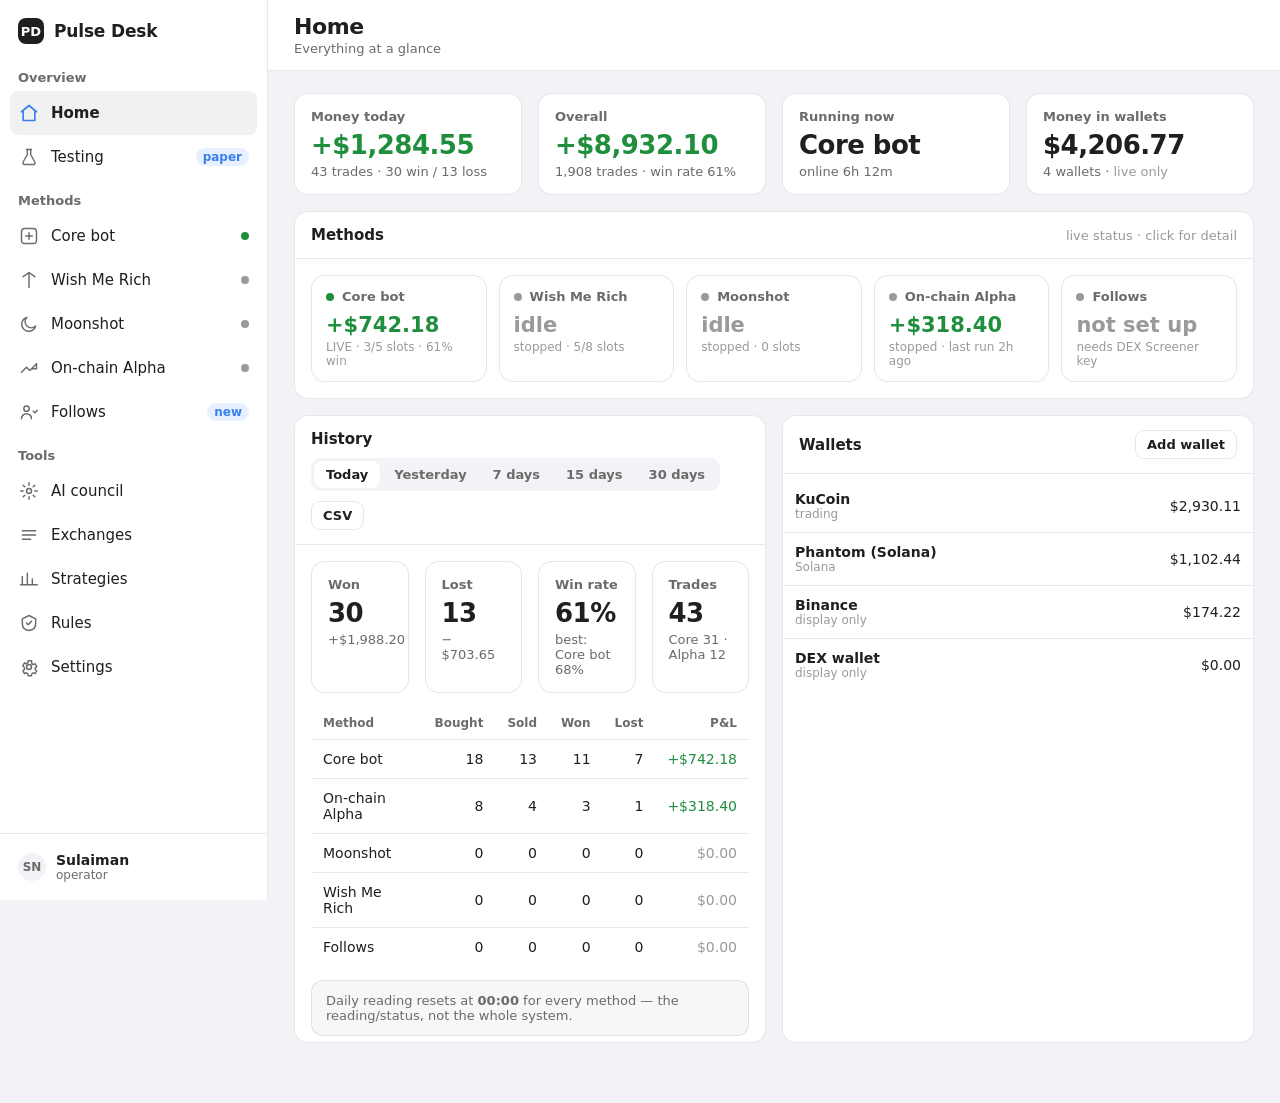
<file: index.html>
<!DOCTYPE html>
<html lang="en">
<head>
<meta charset="utf-8">
<meta name="viewport" content="width=device-width, initial-scale=1">
<title>Pulse Desk — interactive demo</title>
<style>
/* ============================================================================
   Pulse Desk — interactive UI demo
   Flat source-list sidebar, grouped background, solid cards — no blur,
   glass, floating cards or drop shadows.
   v2 changes from your review:
     - removed the top-bar pills (LIVE money / Core bot running) and Sync wallet
     - removed "all five methods" wording
     - removed the AI council block from Home (it lives on its own page)
     - removed the bottom-right badge
     - paper and live numbers are never mixed
     - period buttons now really change the numbers
     - Testing: choose WHICH methods to test, with a moving timer
     - real candlestick chart + sparklines, click to enlarge
     - coin rows: sparkline, entry time/price, leave-alone / ban / buy / sell
     - ALL strategies listed, Wish / Strategies / Rules / Settings built out
   ALL DATA IS FAKE.
   ============================================================================ */
:root{
  --color-ink:#1f1f1f; --color-accent:#3880f0; --color-accent-soft:rgba(56,128,240,.12);
  --color-canvas:#ffffff; --color-grouped:#f2f2f7; --color-grouped-muted:#f7f7fa;
  --color-secondary:#6b6b6b; --color-muted:#9a9a9a; --color-border:rgba(31,31,31,.1);
  --color-danger:#e11d48; --color-danger-soft:rgba(225,29,72,.1);
  --color-warning:#ff9500; --color-warning-soft:rgba(255,149,0,.12); --color-warning-ink:#9a5b00;
  --up:#1f8f3d; --down:#e11d48;
  --font-body:system-ui,-apple-system,BlinkMacSystemFont,'Segoe UI',sans-serif;
  --font-mono:ui-monospace,SFMono-Regular,Menlo,Monaco,Consolas,monospace;
  --rail:268px;
}
*{box-sizing:border-box}
html,body{margin:0;background:var(--color-grouped);color:var(--color-ink);font-family:var(--font-body);font-size:15px;-webkit-font-smoothing:antialiased}
.shell{display:flex;min-height:100vh}
/* sidebar */
.rail{width:var(--rail);flex:0 0 var(--rail);background:var(--color-canvas);border-right:1px solid var(--color-border);display:flex;flex-direction:column;position:sticky;top:0;height:100vh}
.rail-head{display:flex;align-items:center;gap:10px;padding:18px 18px 12px}
.mark{width:26px;height:26px;border-radius:8px;background:var(--color-ink);color:#fff;display:grid;place-items:center;font-weight:700;font-size:13px}
.rail-head .name{font-size:17px;font-weight:600;letter-spacing:-.01em}
.rail-nav{flex:1;overflow:auto;padding:0 10px 10px}
.rail-section{font-size:13px;font-weight:600;color:var(--color-secondary);padding:14px 8px 6px}
.row{display:flex;align-items:center;gap:11px;min-height:44px;padding:0 8px;border-radius:8px;cursor:pointer;transition:background .12s ease}
.row .ic{width:22px;height:22px;flex:0 0 22px;display:grid;place-items:center;color:var(--color-secondary)}
.row .ic svg{width:20px;height:20px;stroke-width:1.75;fill:none;stroke:currentColor;stroke-linecap:round;stroke-linejoin:round}
.row .lbl{font-size:15px}
.row:hover{background:rgba(31,31,31,.05)}
.row:active{transform:scale(.97)}
.row.sel{background:rgba(31,31,31,.06)}
.row.sel .lbl{font-weight:600}
.row.sel .ic{color:var(--color-accent)}
.row.sel .ic svg{stroke-width:2}
.row .badge{margin-left:auto;font-size:12px;font-weight:600;padding:2px 7px;border-radius:999px;background:var(--color-accent-soft);color:var(--color-accent)}
.row .dot{margin-left:auto;width:8px;height:8px;border-radius:50%;background:var(--up)}
.row .dot.off{background:var(--color-muted)}
.row .dot.paper{background:var(--color-accent)}
.rail-foot{border-top:1px solid var(--color-border);padding:10px}
.who{display:flex;align-items:center;gap:10px;padding:8px;border-radius:8px}
.who:hover{background:rgba(31,31,31,.05)}
.avatar{width:28px;height:28px;border-radius:50%;background:var(--color-grouped);display:grid;place-items:center;font-size:12px;font-weight:600;color:var(--color-secondary)}
/* content */
.main{flex:1;min-width:0;display:flex;flex-direction:column}
.topbar{position:sticky;top:0;z-index:5;background:var(--color-canvas);border-bottom:1px solid var(--color-border);padding:14px 26px}
.topbar h1{margin:0;font-size:22px;font-weight:600;letter-spacing:-.02em}
.topbar .sub{color:var(--color-secondary);font-size:13px;margin-top:2px}
.page{padding:22px 26px 44px;display:none}
.page.on{display:block;animation:fade .18s ease}
@keyframes fade{from{opacity:0}to{opacity:1}}
/* bits */
.pill{display:inline-flex;align-items:center;gap:6px;font-size:13px;font-weight:600;padding:5px 11px;border-radius:999px;background:var(--color-grouped);color:var(--color-secondary)}
.pill.live{background:var(--color-danger-soft);color:var(--color-danger)}
.pill.paper{background:var(--color-accent-soft);color:var(--color-accent)}
.pill.ok{background:rgba(52,199,89,.14);color:var(--up)}
.pill .led{width:7px;height:7px;border-radius:50%;background:currentColor}
.btn{font:inherit;font-size:14px;font-weight:600;border-radius:10px;padding:9px 15px;border:1px solid var(--color-border);background:var(--color-canvas);color:var(--color-ink);cursor:pointer}
.btn:hover{background:var(--color-grouped-muted)}
.btn:active{transform:scale(.98)}
.btn.primary{background:var(--color-accent);border-color:var(--color-accent);color:#fff}
.btn.danger{background:var(--color-danger-soft);border-color:transparent;color:var(--color-danger)}
.btn.sm{font-size:13px;padding:6px 11px;border-radius:9px}
.btn.tiny{font-size:12px;padding:4px 8px;border-radius:8px}
.btn:disabled{opacity:.45;cursor:not-allowed}
.card{background:var(--color-canvas);border:1px solid var(--color-border);border-radius:14px}
.card .hd{display:flex;align-items:center;gap:10px;padding:14px 16px;border-bottom:1px solid var(--color-border);flex-wrap:wrap}
.card .hd h2{margin:0;font-size:15px;font-weight:600}
.card .hd .spacer{flex:1}
.card .bd{padding:16px}
.grid{display:grid;gap:16px}
.g4{grid-template-columns:repeat(4,minmax(0,1fr))}
.g3{grid-template-columns:repeat(3,minmax(0,1fr))}
.g2{grid-template-columns:repeat(2,minmax(0,1fr))}
@media (max-width:1180px){.g4{grid-template-columns:repeat(2,minmax(0,1fr))}.g2,.g3{grid-template-columns:1fr}}
.stat{background:var(--color-canvas);border:1px solid var(--color-border);border-radius:14px;padding:15px 16px}
.stat .k{font-size:13px;font-weight:600;color:var(--color-secondary)}
.stat .v{font-size:26px;font-weight:600;letter-spacing:-.02em;margin-top:6px;font-variant-numeric:tabular-nums}
.stat .d{font-size:13px;margin-top:4px;color:var(--color-secondary);font-variant-numeric:tabular-nums}
.up{color:var(--up)}.down{color:var(--down)}.muted{color:var(--color-muted)}
.squares{display:grid;grid-template-columns:repeat(5,minmax(0,1fr));gap:12px}
@media (max-width:1180px){.squares{grid-template-columns:repeat(2,minmax(0,1fr))}}
.sq{border:1px solid var(--color-border);border-radius:14px;background:var(--color-canvas);padding:13px 14px;cursor:pointer;transition:border-color .12s,background .12s}
.sq:hover{border-color:rgba(31,31,31,.22);background:var(--color-grouped-muted)}
.sq .nm{display:flex;align-items:center;gap:8px;font-size:13px;font-weight:600;color:var(--color-secondary)}
.sq .nm .led{width:8px;height:8px;border-radius:50%;background:var(--up)}
.sq .nm .led.off{background:var(--color-muted)}
.sq .nm .led.paper{background:var(--color-accent)}
.sq .big{font-size:21px;font-weight:600;margin-top:9px;font-variant-numeric:tabular-nums}
.sq .sub{font-size:12px;color:var(--color-muted);margin-top:3px;font-variant-numeric:tabular-nums}
table{width:100%;border-collapse:collapse;font-variant-numeric:tabular-nums}
th{font-size:12px;font-weight:600;color:var(--color-secondary);text-align:left;padding:9px 12px;border-bottom:1px solid var(--color-border);white-space:nowrap}
td{padding:11px 12px;border-bottom:1px solid var(--color-border);font-size:14px}
tbody tr:last-child td{border-bottom:0}
tbody tr.clickable{cursor:pointer}
tbody tr.clickable:hover{background:var(--color-grouped-muted)}
.num{text-align:right}
.coin{display:flex;align-items:center;gap:10px}
.tick{width:26px;height:26px;border-radius:50%;background:var(--color-grouped);display:grid;place-items:center;font-size:11px;font-weight:700;color:var(--color-secondary);flex:0 0 26px}
.tag{font-size:12px;font-weight:600;padding:3px 9px;border-radius:999px;background:var(--color-grouped);color:var(--color-secondary);white-space:nowrap}
.tag.buy{background:rgba(52,199,89,.14);color:var(--up)}
.tag.sell{background:var(--color-danger-soft);color:var(--down)}
.tag.ban{background:var(--color-grouped);color:var(--color-muted)}
.tag.paper{background:var(--color-accent-soft);color:var(--color-accent)}
.acts{display:flex;gap:6px}
.seg{display:inline-flex;background:var(--color-grouped);border-radius:10px;padding:3px;gap:2px}
.seg button{font:inherit;font-size:13px;font-weight:600;border:0;background:transparent;color:var(--color-secondary);padding:6px 12px;border-radius:8px;cursor:pointer}
.seg button.on{background:var(--color-canvas);color:var(--color-ink)}
.note{font-size:13px;color:var(--color-secondary);background:var(--color-grouped-muted);border:1px solid var(--color-border);border-radius:12px;padding:12px 14px}
.kv{display:flex;justify-content:space-between;gap:12px;padding:9px 0;border-bottom:1px solid var(--color-border)}
.kv:last-child{border-bottom:0}
.kv .k{color:var(--color-secondary);font-size:14px}
.kv .v{font-weight:600;font-variant-numeric:tabular-nums}
.chartwrap{border:1px solid var(--color-border);border-radius:12px;background:var(--color-canvas);padding:8px}
canvas{display:block;width:100%}
/* modal + drawer */
.scrim{position:fixed;inset:0;background:rgba(31,31,31,.4);display:none;z-index:40;align-items:center;justify-content:center}
.scrim.on{display:flex}
.modal{background:var(--color-canvas);border-radius:16px;width:min(920px,94vw);max-height:88vh;overflow:auto}
.modal .hd{display:flex;align-items:center;gap:10px;padding:16px 18px;border-bottom:1px solid var(--color-border)}
.modal .hd h3{margin:0;font-size:16px;font-weight:600}
.modal .hd .spacer{flex:1}
.modal .bd{padding:18px}
input[type=text],input[type=number]{font:inherit;padding:7px 10px;border:1px solid var(--color-border);border-radius:9px;background:var(--color-canvas);color:var(--color-ink)}
input[type=checkbox]{width:17px;height:17px;accent-color:var(--color-accent)}
label.ck{display:flex;align-items:center;gap:9px;font-size:14px;padding:7px 0}
.spark{width:66px;height:22px;display:block}
.timer{font-family:var(--font-mono);font-size:13px;color:var(--color-secondary)}
</style>
</head>
<body>
<div class="shell">
  <aside class="rail">
    <div class="rail-head"><div class="mark">PD</div><div class="name">Pulse Desk</div></div>
    <nav class="rail-nav">
      <div class="rail-section">Overview</div>
      <div class="row sel" data-page="home"><span class="ic"><svg viewBox="0 0 24 24"><path d="M3 10.5 12 3l9 7.5"/><path d="M5 9.5V21h14V9.5"/></svg></span><span class="lbl">Home</span></div>
      <div class="row" data-page="testing"><span class="ic"><svg viewBox="0 0 24 24"><path d="M9 3h6"/><path d="M10 3v6l-5 9a2 2 0 0 0 1.7 3h10.6A2 2 0 0 0 19 18l-5-9V3"/></svg></span><span class="lbl">Testing</span><span class="badge">paper</span></div>
      <div class="rail-section">Methods</div>
      <div class="row" data-page="core"><span class="ic"><svg viewBox="0 0 24 24"><rect x="3" y="3" width="18" height="18" rx="4"/><path d="M8 12h8M12 8v8"/></svg></span><span class="lbl">Core bot</span><span class="dot" id="dotCore"></span></div>
      <div class="row" data-page="wish"><span class="ic"><svg viewBox="0 0 24 24"><path d="M12 3v18M5 8l7-5 7 5"/></svg></span><span class="lbl">Wish Me Rich</span><span class="dot off" id="dotWish"></span></div>
      <div class="row" data-page="moon"><span class="ic"><svg viewBox="0 0 24 24"><path d="M20 14.5A8.5 8.5 0 1 1 9.5 4a7 7 0 0 0 10.5 10.5Z"/></svg></span><span class="lbl">Moonshot</span><span class="dot off" id="dotMoon"></span></div>
      <div class="row" data-page="alpha"><span class="ic"><svg viewBox="0 0 24 24"><path d="M3 17l6-6 4 4 8-8"/><path d="M21 7v6h-6"/></svg></span><span class="lbl">On-chain Alpha</span><span class="dot off" id="dotAlpha"></span></div>
      <div class="row" data-page="follows"><span class="ic"><svg viewBox="0 0 24 24"><circle cx="9" cy="8" r="3.2"/><path d="M3 20a6 6 0 0 1 12 0"/><path d="M17 11l2 2 3-3"/></svg></span><span class="lbl">Follows</span><span class="badge">new</span></div>
      <div class="rail-section">Tools</div>
      <div class="row" data-page="council"><span class="ic"><svg viewBox="0 0 24 24"><circle cx="12" cy="12" r="3"/><path d="M12 2v3M12 19v3M2 12h3M19 12h3M5 5l2 2M17 17l2 2M19 5l-2 2M7 17l-2 2"/></svg></span><span class="lbl">AI council</span></div>
      <div class="row" data-page="exchanges"><span class="ic"><svg viewBox="0 0 24 24"><path d="M4 7h16M4 12h16M4 17h10"/></svg></span><span class="lbl">Exchanges</span></div>
      <div class="row" data-page="strategies"><span class="ic"><svg viewBox="0 0 24 24"><path d="M4 19V9M10 19V5M16 19v-7M22 19H2"/></svg></span><span class="lbl">Strategies</span></div>
      <div class="row" data-page="rules"><span class="ic"><svg viewBox="0 0 24 24"><path d="M12 3l8 4v6c0 5-3.4 7.6-8 8-4.6-.4-8-3-8-8V7Z"/><path d="M9 12l2 2 4-4"/></svg></span><span class="lbl">Rules</span></div>
      <div class="row" data-page="settings"><span class="ic"><svg viewBox="0 0 24 24"><circle cx="12" cy="12" r="3"/><path d="M19.4 15a7.9 7.9 0 0 0 .1-1 7.9 7.9 0 0 0-.1-1l2-1.5-2-3.4-2.3 1a8 8 0 0 0-1.7-1L15 4.5h-4l-.4 2.6a8 8 0 0 0-1.7 1l-2.3-1-2 3.4L6.6 13a7.9 7.9 0 0 0 0 2l-2 1.5 2 3.4 2.3-1a8 8 0 0 0 1.7 1l.4 2.6h4l.4-2.6a8 8 0 0 0 1.7-1l2.3 1 2-3.4Z"/></svg></span><span class="lbl">Settings</span></div>
    </nav>
    <div class="rail-foot"><div class="who"><div class="avatar">SN</div><div><div style="font-size:14px;font-weight:600">Sulaiman</div><div style="font-size:12px;color:var(--color-secondary)">operator</div></div></div></div>
  </aside>

  <div class="main">
    <!-- top bar: title only (the pills and Sync wallet are gone, as asked) -->
    <div class="topbar"><h1 id="ptitle">Home</h1><div class="sub" id="psub">Everything at a glance</div></div>

    <!-- ================= HOME ================= -->
    <section class="page on" id="page-home">
      <div class="grid g4" style="margin-bottom:16px">
        <div class="stat"><div class="k">Money today</div><div class="v up" data-per="today">+$1,284.55</div><div class="d" data-per="today">43 trades · 30 win / 13 loss</div></div>
        <div class="stat"><div class="k">Overall</div><div class="v up" data-per="all">+$8,932.10</div><div class="d" data-per="all">1,908 trades · win rate 61%</div></div>
        <div class="stat"><div class="k">Running now</div><div class="v" id="runningNow">Core bot</div><div class="d" id="runningSince">online 6h 12m</div></div>
        <div class="stat"><div class="k">Money in wallets</div><div class="v">$4,206.77</div><div class="d">4 wallets · <span class="muted">live only</span></div></div>
      </div>

      <div class="card" style="margin-bottom:16px">
        <div class="hd"><h2>Methods</h2><div class="spacer"></div><span class="muted" style="font-size:13px">live status · click for detail</span></div>
        <div class="bd"><div class="squares" id="methodSquares"></div></div>
      </div>

      <div class="grid g2" style="margin-bottom:16px">
        <div class="card">
          <div class="hd"><h2>History</h2><div class="spacer"></div>
            <div class="seg" id="segHome">
              <button class="on" data-per="today">Today</button><button data-per="yday">Yesterday</button>
              <button data-per="7">7 days</button><button data-per="15">15 days</button><button data-per="30">30 days</button>
            </div><button class="btn sm" id="csvBtn">CSV</button></div>
          <div class="bd" style="padding-bottom:6px">
            <div class="grid g4" style="margin-bottom:14px">
              <div class="stat"><div class="k">Won</div><div class="v" id="hWon">30</div><div class="d up" id="hWonUsd">+$1,988.20</div></div>
              <div class="stat"><div class="k">Lost</div><div class="v" id="hLost">13</div><div class="d down" id="hLostUsd">−$703.65</div></div>
              <div class="stat"><div class="k">Win rate</div><div class="v" id="hRate">61%</div><div class="d" id="hBest">best: Core bot 68%</div></div>
              <div class="stat"><div class="k">Trades</div><div class="v" id="hTrades">43</div><div class="d" id="hSplit">Core 31 · Alpha 12</div></div>
            </div>
            <table><thead><tr><th>Method</th><th class="num">Bought</th><th class="num">Sold</th><th class="num">Won</th><th class="num">Lost</th><th class="num">P&amp;L</th></tr></thead>
              <tbody id="historyRows"></tbody></table>
            <div class="note" style="margin:14px 0 0">Daily reading resets at <b>00:00</b> for every method — the reading/status, not the whole system.</div>
          </div>
        </div>
        <div class="card">
          <div class="hd"><h2>Wallets</h2><div class="spacer"></div><button class="btn sm" id="addWalletBtn">Add wallet</button></div>
          <div class="bd" style="padding:6px 0"><table><tbody id="walletRows"></tbody></table></div>
        </div>
      </div>
    </section>

    <!-- ================= CORE BOT ================= -->
    <section class="page" id="page-core">
      <div class="grid g4" style="margin-bottom:16px">
        <div class="stat"><div class="k">Money today</div><div class="v up">+$742.18</div><div class="d">31 trades</div></div>
        <div class="stat"><div class="k">Overall</div><div class="v up">+$6,410.90</div><div class="d">win rate 61%</div></div>
        <div class="stat"><div class="k">Slots</div><div class="v"><span id="slotsCore">3</span> / 5</div>
          <div class="d"><button class="btn tiny" data-slots="core" data-d="-1">−</button> <button class="btn tiny" data-slots="core" data-d="1">+</button> <span class="muted">change slots</span></div></div>
        <div class="stat"><div class="k">Status</div><div class="v" id="coreStatusPill"><span class="pill ok"><span class="led"></span>running live</span></div>
          <div class="d">since 06:31 · <button class="btn tiny" id="syncBtn">Sync wallet</button></div></div>
      </div>
      <div class="grid g2" style="margin-bottom:16px">
        <div class="card">
          <div class="hd"><h2>Chart</h2><div class="spacer"></div>
            <div class="seg" id="segTf"><button data-tf="S">S</button><button class="on" data-tf="M">M</button><button data-tf="L">L</button><button data-tf="XL">XL</button></div>
            <button class="btn sm" id="chartBig">Enlarge</button></div>
          <div class="bd">
            <div class="chartwrap"><canvas id="chartMain" height="200"></canvas></div>
            <div class="note" style="margin-top:12px">Up/down candles, volume, and the <b>pullback signal</b> the Moonshot method uses. Forecast line = the council's plan.</div>
          </div>
        </div>
        <div class="card">
          <div class="hd"><h2>Hot coins now</h2><div class="spacer"></div><span class="pill" id="takenPill">3 of 5 taken</span></div>
          <div class="bd" style="padding:6px 0"><table>
            <thead><tr><th>Coin</th><th>7d</th><th class="num">Signal</th><th class="num">24h</th><th>State</th><th>Actions</th></tr></thead>
            <tbody id="hotRows"></tbody></table></div>
        </div>
      </div>
      <div class="grid g2">
        <div class="card">
          <div class="hd"><h2>Open positions</h2><div class="spacer"></div><span class="muted" style="font-size:13px">entry time &amp; price shown</span><button class="btn sm danger" id="sellAllBtn">Sell all</button></div>
          <div class="bd" style="padding:6px 0"><table>
            <thead><tr><th>Coin</th><th>Bought at</th><th>Running</th><th class="num">Entry</th><th class="num">Now</th><th class="num">P&amp;L</th><th>Actions</th></tr></thead>
            <tbody id="posRows"></tbody></table></div>
        </div>
        <div class="card">
          <div class="hd"><h2>Strategy keys</h2><div class="spacer"></div><span class="muted" style="font-size:13px">all of them · Core bot only</span></div>
          <div class="bd" style="padding:6px 0"><table><thead><tr><th>Key</th><th>State</th><th class="num">Won</th><th class="num">Lost</th><th class="num">P&amp;L</th></tr></thead><tbody id="keyRows"></tbody></table></div>
        </div>
      </div>
    </section>

    <!-- ================= TESTING (paper only) ================= -->
    <section class="page" id="page-testing">
      <div class="note" style="margin-bottom:16px"><b>Paper only — completely separate from live money.</b> Nothing here is a real order, so these can run at the same time as the live engines, even all five at once. Duration is in <b>days</b>.</div>
      <div class="card" style="margin-bottom:16px">
        <div class="hd"><h2>Start a test</h2><div class="spacer"></div>
          <span class="muted" style="font-size:13px">budget per method</span><input type="number" id="pBudget" value="100" style="width:86px;text-align:right">
          <span class="muted" style="font-size:13px">USD · run for</span><input type="number" id="pDays" value="14" style="width:64px;text-align:right">
          <span class="muted" style="font-size:13px">days</span>
          <button class="btn primary sm" id="startTest" disabled>Start testing</button></div>
        <div class="bd" id="pickMethods"></div>
      </div>
      <div class="card" style="margin-bottom:16px">
        <div class="hd"><h2>Running tests</h2><div class="spacer"></div><span class="muted" style="font-size:13px">paper money only — never mixed with live</span></div>
        <div class="bd"><div class="squares" id="paperSquares"></div></div>
      </div>
      <div class="card">
        <div class="hd"><h2>Test detail</h2><div class="spacer"></div><span class="pill paper" id="detailPill">Core bot · paper · $100</span></div>
        <div class="bd">
          <div class="kv"><span class="k">Started</span><span class="v" id="tStarted">5 Oct 06:31 · day 6 of 14</span></div>
          <div class="kv"><span class="k">Time remaining</span><span class="v timer" id="tTimer">08:00:00</span></div>
          <div class="kv"><span class="k">Money now</span><span class="v up" id="tMoney">$118.40</span></div>
          <div class="kv"><span class="k">Trades</span><span class="v" id="tTrades">88 · 54 win / 34 loss</span></div>
          <div class="kv"><span class="k">Shutdowns</span><span class="v" id="tShutdown">1 — daily halt, 3 Oct 22:10</span></div>
          <div class="kv"><span class="k">Best / worst coin</span><span class="v">PEPE +$9.10 · ARB −$4.40</span></div>
          <div style="display:flex;gap:8px;margin-top:14px">
            <button class="btn sm" id="tPause">Pause</button><button class="btn sm" id="tStop">Stop</button><button class="btn sm" id="tReset">Reset</button></div>
          <div class="note" style="margin-top:14px" id="tMsg">Buttons here really respond — press Pause and watch the timer hold.</div>
        </div>
      </div>
    </section>

    <!-- ================= WISH ================= -->
    <section class="page" id="page-wish">
      <div class="grid g4" style="margin-bottom:16px">
        <div class="stat"><div class="k">Money today</div><div class="v muted">$0.00</div><div class="d">stopped</div></div>
        <div class="stat"><div class="k">Overall</div><div class="v up">+$1,204.33</div><div class="d">win rate 54% · 611 trades</div></div>
        <div class="stat"><div class="k">Spray slots</div><div class="v"><span id="slotsWish">5</span> / 8</div>
          <div class="d"><button class="btn tiny" data-slots="wish" data-d="-1">−</button> <button class="btn tiny" data-slots="wish" data-d="1">+</button></div></div>
        <div class="stat"><div class="k">Status</div><div class="v"><span class="pill"><span class="led" style="background:var(--color-muted)"></span>stopped</span></div>
          <div class="d"><button class="btn tiny" id="wishStart">Start Wish LIVE</button></div></div>
      </div>
      <div class="grid g2" style="margin-bottom:16px">
        <div class="card"><div class="hd"><h2>Spray settings</h2><div class="spacer"></div><span class="muted" style="font-size:13px">$1–2 per spray</span></div>
          <div class="bd">
            <div class="kv"><span class="k">Spray amount</span><span class="v">$1.00 – $2.00</span></div>
            <div class="kv"><span class="k">Sell timer</span><span class="v">random 1–6 h</span></div>
            <div class="kv"><span class="k">Exit style</span><span class="v">peak-trailing</span></div>
            <div class="kv"><span class="k">Active sprays now</span><span class="v">0</span></div>
          </div></div>
        <div class="card"><div class="hd"><h2>Wish positions</h2><div class="spacer"></div><button class="btn sm danger">Sell all Wish</button></div>
          <div class="bd" style="padding:6px 0"><table><thead><tr><th>Coin</th><th class="num">Entry</th><th class="num">Now</th><th class="num">P&amp;L</th><th>Timer</th></tr></thead><tbody>
            <tr><td class="muted">no open sprays</td><td class="num muted">—</td><td class="num muted">—</td><td class="num muted">—</td><td class="muted">—</td></tr>
          </tbody></table></div></div>
      </div>
      <div class="card"><div class="hd"><h2>Wish history</h2><div class="spacer"></div><div class="seg"><button class="on">Today</button><button>7 days</button><button>30 days</button></div></div>
        <div class="bd" style="padding:6px 0"><table><thead><tr><th>Coin</th><th>Bought at</th><th class="num">Size</th><th class="num">Exit</th><th class="num">P&amp;L</th></tr></thead><tbody>
          <tr><td>BONK</td><td>3 Oct 14:02</td><td class="num">$2.00</td><td class="num">+38%</td><td class="num up">+$0.76</td></tr>
          <tr><td>MOODENG</td><td>3 Oct 11:40</td><td class="num">$1.00</td><td class="num">−12%</td><td class="num down">−$0.12</td></tr>
          <tr><td>POPCAT</td><td>2 Oct 22:15</td><td class="num">$2.00</td><td class="num">+9%</td><td class="num up">+$0.18</td></tr>
        </tbody></table></div></div>
    </section>

    <!-- ================= MOONSHOT ================= -->
    <section class="page" id="page-moon">
      <div class="grid g4" style="margin-bottom:16px">
        <div class="stat"><div class="k">Money today</div><div class="v muted">$0.00</div><div class="d">stopped</div></div>
        <div class="stat"><div class="k">Overall</div><div class="v up">+$2,118.70</div><div class="d">win rate 57%</div></div>
        <div class="stat"><div class="k">Record today</div><div class="v">0 / 0</div><div class="d">resets 00:00</div></div>
        <div class="stat"><div class="k">Status</div><div class="v"><span class="pill"><span class="led" style="background:var(--color-muted)"></span>stopped</span></div>
          <div class="d"><button class="btn tiny" id="moonStart">Start Moonshot</button></div></div>
      </div>
      <div class="grid g2">
        <div class="card"><div class="hd"><h2>Moonshot chart</h2><div class="spacer"></div><div class="seg"><button>S</button><button class="on">M</button><button>L</button><button>XL</button></div></div>
          <div class="bd"><div class="chartwrap"><canvas id="chartMoon" height="200"></canvas></div>
          <div class="note" style="margin-top:12px">This is the <b>pullback method</b>: it waits for a trend, then enters on the pullback. The same signal is drawn on the Core bot chart.</div></div></div>
        <div class="card"><div class="hd"><h2>Moonshot positions</h2><div class="spacer"></div><span class="muted" style="font-size:13px">peak-trailing exit</span></div>
          <div class="bd" style="padding:6px 0"><table><thead><tr><th>Coin</th><th class="num">Entry</th><th class="num">Peak</th><th class="num">Trail</th><th class="num">P&amp;L</th></tr></thead><tbody>
            <tr><td class="muted">no open moonshots</td><td class="num muted">—</td><td class="num muted">—</td><td class="num muted">—</td><td class="num muted">—</td></tr>
          </tbody></table></div></div>
      </div>
    </section>

    <!-- ================= ON-CHAIN ALPHA ================= -->
    <section class="page" id="page-alpha">
      <div class="grid g4" style="margin-bottom:16px">
        <div class="stat"><div class="k">Slots</div><div class="v"><span id="slotsAlpha">2</span> / 4</div>
          <div class="d"><button class="btn tiny" data-slots="alpha" data-d="-1">−</button> <button class="btn tiny" data-slots="alpha" data-d="1">+</button> <span class="muted">separate from Core</span></div></div>
        <div class="stat"><div class="k">Money today</div><div class="v up">+$318.40</div><div class="d">12 trades</div></div>
        <div class="stat"><div class="k">Overall</div><div class="v up">+$2,521.20</div><div class="d">win rate 58%</div></div>
        <div class="stat"><div class="k">Conflict</div><div class="v">Follows</div><div class="d">both trade alpha coins — never both live</div></div>
      </div>
      <div class="grid g2">
        <div class="card"><div class="hd"><h2>Alpha positions</h2><div class="spacer"></div><button class="btn sm">Close now</button></div>
          <div class="bd" style="padding:6px 0"><table><thead><tr><th>Coin</th><th>Bought at</th><th class="num">Entry</th><th class="num">P&amp;L</th><th>Actions</th></tr></thead><tbody id="alphaPos"></tbody></table></div></div>
        <div class="card"><div class="hd"><h2>Candidates (next buys)</h2><div class="spacer"></div><span class="pill">4 found</span></div>
          <div class="bd" style="padding:6px 0"><table><thead><tr><th>Coin</th><th>7d</th><th class="num">Score</th><th class="num">Age</th><th>Actions</th></tr></thead><tbody id="alphaCand"></tbody></table></div></div>
      </div>
      <div class="card" style="margin-top:16px"><div class="hd"><h2>Timing</h2><div class="spacer"></div><span class="muted" style="font-size:13px">when to open</span></div>
        <div class="bd"><div class="kv"><span class="k">Auto open</span><span class="v">ON</span></div>
          <div class="kv"><span class="k">Open window</span><span class="v">when volume ≥ 3× 1h average</span></div>
          <div class="kv"><span class="k">Cooldown after a loss</span><span class="v">45 min</span></div></div></div>
    </section>

    <!-- ================= FOLLOWS ================= -->
    <section class="page" id="page-follows">
      <div class="grid g4" style="margin-bottom:16px">
        <div class="stat"><div class="k">Status</div><div class="v" id="followsStatus">Not set up</div><div class="d">needs a DEX Screener API key</div></div>
        <div class="stat"><div class="k">Copy amount</div><div class="v">$5.00</div><div class="d">small amounts only · never all the money</div></div>
        <div class="stat"><div class="k">Search AIs</div><div class="v" id="cfgSearch">3</div><div class="d">scanning DEX Screener</div></div>
        <div class="stat"><div class="k">Validation AIs</div><div class="v" id="cfgCouncil">5</div><div class="d">must not reject everything</div></div>
      </div>
      <div class="card" style="margin-bottom:16px">
        <div class="hd"><h2>Who to follow</h2><div class="spacer"></div><span class="pill">pump.fun</span>
          <button class="btn sm" id="findTrader">Find now</button><button class="btn sm primary" id="followIt" disabled>Follow selected</button></div>
        <div class="bd" style="padding:6px 0"><table>
          <thead><tr><th></th><th>Wallet</th><th>Coin</th><th class="num">Last trade</th><th class="num">Buys</th><th class="num">Sells</th><th>Verdict</th></tr></thead>
          <tbody id="traderRows"></tbody></table>
          <div class="note" style="margin:14px 0 0">Selection rule: someone <b>actively buying and selling now</b> — not the coin creator (sells only), not someone idle for a week. A week is too long for alpha coins; the window is tuned by the engine. The council's job is to <b>pick the best candidate</b>, not to reject everything.</div>
        </div>
      </div>
      <div class="grid g2">
        <div class="card"><div class="hd"><h2>AI setup for Follows</h2><div class="spacer"></div><button class="btn sm" id="applyAi">Apply</button></div>
          <div class="bd">
            <div class="kv"><span class="k">Search stage — how many AIs</span><span class="v"><input type="number" id="aiSearch" value="3" style="width:64px;text-align:right"></span></div>
            <div class="kv"><span class="k">Validation council — how many</span><span class="v"><input type="number" id="aiCouncil" value="5" style="width:64px;text-align:right"></span></div>
            <div class="kv"><span class="k">Models used</span><span class="v">from AI council page</span></div>
            <div class="kv"><span class="k">Max per follow</span><span class="v"><input type="number" id="maxFollow" value="5" style="width:64px;text-align:right"> USD</span></div>
            <div class="note" style="margin-top:12px">You asked me how many AIs I need — this is where it is set. All of them run through OmniRoute, so no extra keys are needed.</div>
          </div></div>
        <div class="card"><div class="hd"><h2>Positions copied</h2><div class="spacer"></div><span class="muted" style="font-size:13px">he buys → we buy · he sells → we sell</span></div>
          <div class="bd" style="padding:6px 0"><table><thead><tr><th>Coin</th><th>Wallet</th><th class="num">Our size</th><th class="num">P&amp;L</th><th>Mirror</th></tr></thead><tbody id="copyRows"></tbody></table></div></div>
      </div>
    </section>

    <!-- ================= AI COUNCIL ================= -->
    <section class="page" id="page-council">
      <div class="note" style="margin-bottom:16px">Add your own API keys here, refresh the models, and <b>test whether each voter actually works</b> before trusting it.</div>
      <div class="card" style="margin-bottom:16px"><div class="hd"><h2>Voters</h2><div class="spacer"></div>
        <button class="btn sm" id="refreshModels">Refresh models</button><button class="btn sm primary" id="testVoters">Test all voters</button></div>
        <div class="bd" style="padding:6px 0"><table><thead><tr><th>Voter</th><th>Model</th><th>Works?</th><th class="num">Latency</th><th class="num">Votes today</th><th>Action</th></tr></thead>
          <tbody id="voterRows"></tbody></table></div></div>
      <div class="grid g2">
        <div class="card"><div class="hd"><h2>Voting now</h2><div class="spacer"></div><span class="pill ok"><span class="led"></span>3 yes / 1 no / 1 out</span></div>
          <div class="bd">
            <div class="kv"><span class="k">Plan</span><span class="v">PEPE · mean-revert-v2</span></div>
            <div class="kv"><span class="k">Veto rate today</span><span class="v">18% (7 of 39)</span></div>
            <div class="kv"><span class="k">Core strategy replaced?</span><span class="v">never — council can only veto</span></div>
          </div></div>
        <div class="card"><div class="hd"><h2>Add a voter</h2><div class="spacer"></div><span class="muted" style="font-size:13px">keys live in Settings</span></div>
          <div class="bd">
            <label class="ck"><input type="checkbox" checked> deepseek — deepseek-v4-flash</label>
            <label class="ck"><input type="checkbox" checked> nvidia — nemotron-70b</label>
            <label class="ck"><input type="checkbox" checked> gemini — gemini-2.5-flash</label>
            <label class="ck"><input type="checkbox" checked> qwen — qwen-max</label>
            <label class="ck"><input type="checkbox"> openai — gpt-4o <span class="muted">(no key)</span></label>
            <label class="ck"><input type="checkbox"> anthropic — claude <span class="muted">(not configured)</span></label>
            <div class="note" style="margin-top:12px">Odd numbers (3, 5, 7) give a majority. Cap is 7.</div>
          </div></div>
      </div>
    </section>

    <!-- ================= EXCHANGES ================= -->
    <section class="page" id="page-exchanges">
      <div class="note" style="margin-bottom:16px"><b>Display only for now.</b> Add a wallet; click a box to expand its overall status. Trading comes later.</div>
      <div class="squares" id="exchangeBoxes" style="grid-template-columns:repeat(4,minmax(0,1fr))"></div>
    </section>

    <!-- ================= STRATEGIES ================= -->
    <section class="page" id="page-strategies">
      <div class="note" style="margin-bottom:16px">All strategies — not a subset. Ten competing strategies plus the exit styles.</div>
      <div class="card" style="margin-bottom:16px"><div class="hd"><h2>Ten competing strategies</h2><div class="spacer"></div><span class="muted" style="font-size:13px">kept as it is</span></div>
        <div class="bd" style="padding:6px 0"><table><thead><tr><th>#</th><th>Strategy</th><th>State</th><th class="num">Trades</th><th class="num">Win</th><th class="num">P&amp;L</th></tr></thead><tbody id="stratRows"></tbody></table></div></div>
      <div class="grid g2">
        <div class="card"><div class="hd"><h2>By engine</h2></div><div class="bd" style="padding:6px 0"><table><thead><tr><th>Engine</th><th class="num">Trades</th><th class="num">P&amp;L</th></tr></thead><tbody>
          <tr><td>Core bot</td><td class="num">1,102</td><td class="num up">+$6,410.90</td></tr>
          <tr><td>Wish Me Rich</td><td class="num">611</td><td class="num up">+$1,204.33</td></tr>
          <tr><td>Moonshot</td><td class="num">288</td><td class="num up">+$2,118.70</td></tr>
          <tr><td>On-chain Alpha</td><td class="num">97</td><td class="num up">+$2,521.20</td></tr>
          <tr><td>Follows</td><td class="num">0</td><td class="num muted">$0.00</td></tr>
        </tbody></table></div></div>
        <div class="card"><div class="hd"><h2>By exit style</h2></div><div class="bd" style="padding:6px 0"><table><thead><tr><th>Exit</th><th class="num">Used</th><th class="num">P&amp;L</th></tr></thead><tbody>
          <tr><td>peak-trailing</td><td class="num">412</td><td class="num up">+$2,988.10</td></tr>
          <tr><td>target +%</td><td class="num">766</td><td class="num up">+$4,102.55</td></tr>
          <tr><td>timer 1–6 h</td><td class="num">611</td><td class="num up">+$1,204.33</td></tr>
          <tr><td>stop loss</td><td class="num">309</td><td class="num down">−$1,240.90</td></tr>
        </tbody></table></div></div>
      </div>
    </section>

    <!-- ================= RULES ================= -->
    <section class="page" id="page-rules">
      <div class="note" style="margin-bottom:16px">Always-on safety rules. These are not strategies and cannot be turned off by a method.</div>
      <div class="card"><div class="bd" style="padding:6px 0"><table>
        <thead><tr><th>Rule</th><th>What it does</th><th>State</th></tr></thead>
        <tbody>
          <tr><td>Break-even / rent guard</td><td>Cuts a position that cannot cover its own fees</td><td><span class="tag buy">on</span></td></tr>
          <tr><td>Tail-event breaker</td><td>Halts everything on a market-wide crash signal</td><td><span class="tag buy">on</span> <button class="btn tiny">Reset</button></td></tr>
          <tr><td>Daily halt</td><td>Stops the day after a loss limit is hit</td><td><span class="tag buy">on</span> <button class="btn tiny">Clear</button></td></tr>
          <tr><td>Honeypot probe</td><td>Checks a token can actually be sold before buying</td><td><span class="tag buy">on</span></td></tr>
          <tr><td>Hard floors</td><td>Never spends below a floor balance</td><td><span class="tag buy">on</span></td></tr>
          <tr><td>RugCheck vetting</td><td>Rejects tokens flagged as rugs</td><td><span class="tag buy">on</span></td></tr>
          <tr><td>One live engine per coin class</td><td>Follows + Alpha and Moonshot + Wish cannot both be live</td><td><span class="tag buy">on</span></td></tr>
        </tbody></table></div></div>
    </section>

    <!-- ================= SETTINGS ================= -->
    <section class="page" id="page-settings">
      <div class="note" style="margin-bottom:16px">API keys, model list and the dashboard token live here — not on the AI page. The local-AI buttons (LM Studio / Ollama) are removed entirely.</div>
      <div class="grid g2">
        <div class="card"><div class="hd"><h2>Keys</h2></div><div class="bd">
          <div class="kv"><span class="k">OmniRoute API key</span><span class="v">sk-•••••• <span class="tag buy">set</span></span></div>
          <div class="kv"><span class="k">DEX Screener API key</span><span class="v down">not set</span></div>
          <div class="kv"><span class="k">Helius (Solana RPC)</span><span class="v"><span class="tag buy">set</span></span></div>
          <div class="kv"><span class="k">KuCoin</span><span class="v"><span class="tag buy">set</span></span></div>
          <div class="kv"><span class="k">Discord webhook</span><span class="v">lives on AI council page</span></div>
        </div></div>
        <div class="card"><div class="hd"><h2>Models</h2><div class="spacer"></div><button class="btn sm" id="refreshModels2">Refresh models</button></div>
          <div class="bd">
            <div class="note">This is where models are added and refreshed — pick the ones the council may use. OmniRoute currently offers <b>3,843</b>.</div>
            <div class="kv"><span class="k">Provider count</span><span class="v">47 connections</span></div>
            <div class="kv"><span class="k">Enabled for council</span><span class="v">4 of 7 selected</span></div>
            <div class="kv"><span class="k">Last refreshed</span><span class="v" id="lastRefresh">—</span></div>
          </div></div>
      </div>
      <div class="card" style="margin-top:16px"><div class="hd"><h2>Dashboard</h2></div><div class="bd">
        <div class="kv"><span class="k">Dashboard token</span><span class="v">•••••••• <button class="btn tiny">Show</button></span></div>
        <div class="kv"><span class="k">Live money</span><span class="v">ON by default — no paper toggle on method pages</span></div>
        <div class="kv"><span class="k">Paper mode</span><span class="v">only on the Testing page</span></div>
      </div></div>
    </section>
  </div>
</div>

<!-- detail drawer -->
<div class="scrim" id="scrim"><div class="modal">
  <div class="hd"><h3 id="mTitle">Detail</h3><div class="spacer"></div><button class="btn sm" id="mClose">Close</button></div>
  <div class="bd" id="mBody"></div>
</div></div>

<script>
/* ---------- fake data ---------- */
const METHODS=[
 {id:'core',name:'Core bot',live:true,money:'+$742.18',sub:'LIVE · 3/5 slots · 61% win'},
 {id:'wish',name:'Wish Me Rich',live:false,money:'idle',sub:'stopped · 5/8 slots'},
 {id:'moon',name:'Moonshot',live:false,money:'idle',sub:'stopped · 0 slots'},
 {id:'alpha',name:'On-chain Alpha',live:false,money:'+$318.40',sub:'stopped · last run 2h ago'},
 {id:'follows',name:'Follows',live:false,money:'not set up',sub:'needs DEX Screener key'}];
const PERIODS={
 today:{won:30,wonUsd:'+$1,988.20',lost:13,lostUsd:'−$703.65',rate:'61%',trades:43,split:'Core 31 · Alpha 12'},
 yday:{won:22,wonUsd:'+$1,402.10',lost:19,lostUsd:'−$1,010.40',rate:'54%',trades:41,split:'Core 24 · Alpha 17'},
 '7':{won:168,wonUsd:'+$9,884.30',lost:96,lostUsd:'−$4,120.15',rate:'64%',trades:264,split:'Core 171 · Alpha 93'},
 '15':{won:341,wonUsd:'+$19,120.75',lost:210,lostUsd:'−$9,004.60',rate:'62%',trades:551,split:'Core 352 · Alpha 199'},
 '30':{won:702,wonUsd:'+$38,441.20',lost:441,lostUsd:'−$18,220.90',rate:'61%',trades:1143,split:'Core 720 · Alpha 423'}};
const HISTORY={
 today:[['Core bot',18,13,11,7,'+$742.18'],['On-chain Alpha',8,4,3,1,'+$318.40'],['Moonshot',0,0,0,0,'$0.00'],['Wish Me Rich',0,0,0,0,'$0.00'],['Follows',0,0,0,0,'$0.00']],
 '7':[['Core bot',112,59,71,41,'+$5,102.30'],['On-chain Alpha',51,20,34,17,'+$2,901.10'],['Moonshot',22,9,13,9,'+$1,204.40'],['Wish Me Rich',18,11,10,8,'+$410.20'],['Follows',0,0,0,0,'$0.00']],
 '15':[['Core bot',231,121,148,83,'+$11,402.10'],['On-chain Alpha',96,41,62,34,'+$5,110.20'],['Moonshot',48,19,29,19,'+$2,204.40'],['Wish Me Rich',39,22,21,17,'+$810.20'],['Follows',0,0,0,0,'$0.00']],
 '30':[['Core bot',470,250,301,169,'+$22,401.10'],['On-chain Alpha',201,90,128,73,'+$10,220.20'],['Moonshot',102,41,59,43,'+$4,104.40'],['Wish Me Rich',84,47,44,37,'+$1,310.20'],['Follows',0,0,0,0,'$0.00']]};
const WALLETS=[['KuCoin','trading','$2,930.11'],['Phantom (Solana)','Solana','$1,102.44'],['Binance','display only','$174.22'],['DEX wallet','display only','$0.00']];
const HOT=[
 {c:'PEPE',sig:.82,d24:'+4.1%',state:'holding',taken:true},
 {c:'SOL',sig:.74,d24:'+1.8%',state:'holding',taken:true},
 {c:'ARB',sig:.69,d24:'−0.9%',state:'holding',taken:true},
 {c:'WIF',sig:.61,d24:'+2.2%',state:'watch',taken:false},
 {c:'BONK',sig:.44,d24:'−3.4%',state:'banned',taken:false}];
/* [coin, entry time, minutes running, entry price, price now, pnl, direction] */
const POS=[['PEPE','12:04',201,'$0.0000112','$0.0000120','+7.1%','up'],
           ['SOL','09:41',344,'$168.40','$171.05','+1.6%','up'],
           ['ARB','06:55',510,'$0.812','$0.799','−1.6%','down']];
const KEYS=[['mean-revert-v2','active',41,13,'+$402.55','up'],['breakout-v1','active',29,11,'+$261.40','up'],['grid-lite','active',18,15,'−$121.77','down'],['scalp-30m','idle',12,9,'+$88.10','up'],['trend-rider','idle',9,7,'+$52.20','up'],['range-fade','idle',6,8,'−$30.15','down']];
const STRATS=[['mean-revert-v2','active',54,19,'+$402.55'],['breakout-v1','active',40,15,'+$261.40'],['grid-lite','active',33,21,'−$121.77'],['scalp-30m','active',21,11,'+$88.10'],['trend-rider','active',16,9,'+$52.20'],['range-fade','active',14,12,'−$30.15'],['momentum-1h','idle',0,0,'$0.00'],['vwap-bounce','idle',0,0,'$0.00'],['ema-cross','idle',0,0,'$0.00'],['liquidity-sweep','idle',0,0,'$0.00']];
const VOTERS=[['deepseek','deepseek-v4-flash',true,1.2,39],['nvidia','nemotron-70b',true,2.0,37],['gemini','gemini-2.5-flash',true,1.7,39],['qwen','qwen-max',true,3.1,31],['openai','gpt-4o',false,0,0]];
const TRADERS=[
 {w:'7xK…9fQ',coin:'AGENT CAT',last:'2 min ago',buys:18,sells:11,verdict:'pass'},
 {w:'3mP…2vR',coin:'AGENT CAT',last:'4 days ago',buys:0,sells:1,verdict:'reject'},
 {w:'9qL…8dT',coin:'AGENT CAT',last:'41 min ago',buys:6,sells:4,verdict:'watch'}];

/* ---------- tiny helpers ---------- */
const $=s=>document.querySelector(s), $$=s=>Array.from(document.querySelectorAll(s));
const el=(t,c,h)=>{const e=document.createElement(t);if(c)e.className=c;if(h!==undefined)e.innerHTML=h;return e;};
/* deterministic pseudo-random so shapes stay stable */
let seed=7;const rnd=()=>(seed=(seed*1103515245+12345)&0x7fffffff)/0x7fffffff;
/* how long each open trade has been running */
function fmtDur(ms){const s=Math.max(0,Math.floor(ms/1000));const h=Math.floor(s/3600),m=Math.floor(s%3600/60);
  return h?`${h}h ${String(m).padStart(2,'0')}m`:`${m}m ${String(s%60).padStart(2,'0')}s`;}
function tickTrades(){$$('.timer[data-start]').forEach(td=>{td.textContent=fmtDur(Date.now()-(+td.dataset.start||Date.now()));});}

/* ---------- sparkline + candle drawing (no libraries) ---------- */
function spark(values,up){
  const w=66,h=22,min=Math.min(...values),max=Math.max(...values),span=(max-min)||1;
  const pts=values.map((v,i)=>`${(i/(values.length-1)*w).toFixed(1)},${(h-((v-min)/span)*(h-4)-2).toFixed(1)}`).join(' ');
  return `<svg class="spark" viewBox="0 0 ${w} ${h}"><polyline points="${pts}" fill="none" stroke="${up?'var(--up)':'var(--down)'}" stroke-width="1.6"/></svg>`;
}
function candles(canvas,points,{pullback=false,volume=true}={}){
  const dpr=window.devicePixelRatio||1;
  const w=canvas.clientWidth||canvas.width, h=canvas.height;
  canvas.width=w*dpr;canvas.height=h*dpr;
  const c=canvas.getContext('2d');c.scale(dpr,dpr);c.clearRect(0,0,w,h);
  seed=points+7;const n=Math.max(24,Math.floor(w/13));
  let price=100;const data=[];
  for(let i=0;i<n;i++){const o=price,cl=o+(rnd()-.48)*3.2;const hi=Math.max(o,cl)+rnd()*1.6,lo=Math.min(o,cl)-rnd()*1.6;
    data.push({o,c:cl,h:hi,l:lo,v:rnd()});price=cl;}
  const min=Math.min(...data.map(d=>d.l)),max=Math.max(...data.map(d=>d.h)),span=(max-min)||1;
  const pad=8,plotH=h-(volume?34:14)-pad;
  const y=v=>pad+(1-(v-min)/span)*plotH;
  const bw=Math.max(3,(w-pad*2)/n-3);
  data.forEach((d,i)=>{
    const x=pad+i*((w-pad*2)/n);
    const up=d.c>=d.o;c.strokeStyle=up?'#1f8f3d':'#e11d48';c.fillStyle=c.strokeStyle;c.lineWidth=1.2;
    c.beginPath();c.moveTo(x+bw/2,y(d.h));c.lineTo(x+bw/2,y(d.l));c.stroke();
    c.fillRect(x,y(Math.max(d.o,d.c)),bw,Math.max(1,Math.abs(y(d.o)-y(d.c))));
    if(volume){const vh=d.v*24;c.globalAlpha=.25;c.fillRect(x,h-pad-vh,bw,vh);c.globalAlpha=1;}
  });
  // the method's line
  c.strokeStyle='#3880f0';c.lineWidth=1.6;c.beginPath();
  data.forEach((d,i)=>{const x=pad+i*((w-pad*2)/n)+bw/2;i?c.lineTo(x,y(d.c)):c.moveTo(x,y(d.c));});c.stroke();
  if(pullback){
    c.fillStyle='#3880f0';
    [Math.floor(n*.35),Math.floor(n*.68)].forEach(i=>{
      const x=pad+i*((w-pad*2)/n)+bw/2;
      c.beginPath();c.moveTo(x,y(data[i].l)+10);c.lineTo(x-4,y(data[i].l)+17);c.lineTo(x+4,y(data[i].l)+17);c.closePath();c.fill();
    });
  }
}

/* ---------- render ---------- */
function renderMethods(){
  const box=$('#methodSquares');box.innerHTML='';
  METHODS.forEach(m=>{
    const led=m.id==='core'?'':(m.live?'':'off');
    const cls=m.money.startsWith('+')?'up':(m.money.startsWith('−')||m.money.startsWith('-')?'down':'muted');
    const sq=el('div','sq',`<div class="nm"><span class="led ${led}"></span>${m.name}</div>
      <div class="big ${cls}">${m.money==='idle'?'idle':m.money}</div><div class="sub">${m.sub}</div>`);
    sq.onclick=()=>go(m.id);
    box.appendChild(sq);
  });
}
function renderHistory(per){
  const p=PERIODS[per]||PERIODS.today;
  $('#hWon').textContent=p.won;$('#hWonUsd').textContent=p.wonUsd;
  $('#hLost').textContent=p.lost;$('#hLostUsd').textContent=p.lostUsd;
  $('#hRate').textContent=p.rate;$('#hTrades').textContent=p.trades;$('#hSplit').textContent=p.split;
  const rows=HISTORY[per]||HISTORY.today;const tb=$('#historyRows');tb.innerHTML='';
  rows.forEach(r=>{const tr=el('tr','clickable');
    tr.innerHTML=`<td>${r[0]}</td><td class="num">${r[1]}</td><td class="num">${r[2]}</td><td class="num">${r[3]}</td><td class="num">${r[4]}</td>
      <td class="num ${r[5].startsWith('+')?'up':(r[5].startsWith('−')?'down':'muted')}">${r[5]}</td>`;
    tr.onclick=()=>detail(r[0]+' — history',`<div class="kv"><span class="k">Period</span><span class="v">${per}</span></div>
      <div class="kv"><span class="k">Bought / sold</span><span class="v">${r[1]} / ${r[2]}</span></div>
      <div class="kv"><span class="k">Won / lost</span><span class="v">${r[3]} / ${r[4]}</span></div>
      <div class="kv"><span class="k">P&amp;L</span><span class="v">${r[5]}</span></div>`);
    tb.appendChild(tr);});
}
function renderWallets(){
  const tb=$('#walletRows');tb.innerHTML='';
  WALLETS.forEach(w=>{const tr=el('tr','clickable');
    tr.innerHTML=`<td><b>${w[0]}</b><div class="muted" style="font-size:12px">${w[1]}</div></td><td class="num">${w[2]}</td>`;
    tr.onclick=()=>detail(w[0],`<div class="kv"><span class="k">Type</span><span class="v">${w[1]}</span></div>
      <div class="kv"><span class="k">Balance</span><span class="v">${w[2]}</span></div>
      <div class="kv"><span class="k">Role</span><span class="v">${w[1]==='trading'?'trades live':'display only'}</span></div>`);
    tb.appendChild(tr);});
}
function renderHot(){
  const tb=$('#hotRows');tb.innerHTML='';
  HOT.forEach((h,i)=>{const tr=el('tr','clickable');
    const st=h.state==='banned'?'ban':(h.state==='holding'?'buy':'');
    tr.innerHTML=`<td><div class="coin"><span class="tick">${h.c.slice(0,3)}</span>${h.c}</div></td>
      <td>${spark(Array.from({length:14},(_,k)=>50+Math.sin((i+1)*k/2)*8+rnd()*6),h.d24.startsWith('+'))}</td>
      <td class="num">${h.sig.toFixed(2)}</td><td class="num ${h.d24.startsWith('+')?'up':'down'}">${h.d24}</td>
      <td><span class="tag ${st}">${h.state}</span></td>
      <td><div class="acts"><button class="btn tiny" data-act="leave">leave alone</button>
        <button class="btn tiny" data-act="ban">ban</button>
        <button class="btn tiny" data-act="buy">buy</button></div></td>`;
    tr.onclick=e=>{
      if(e.target.dataset.act){e.stopPropagation();act(e.target.dataset.act,h.c);tr.style.opacity=.55;
        setTimeout(()=>tr.style.opacity=1,600);return;}
      detail(h.c+` — ${h.state}`,`<div class="kv"><span class="k">Signal</span><span class="v">${h.sig.toFixed(2)}</span></div>
        <div class="kv"><span class="k">24h</span><span class="v">${h.d24}</span></div>
        <div class="kv"><span class="k">Slot taken</span><span class="v">${h.taken?'yes':'no'}</span></div>
        <div class="chartwrap" style="margin-top:12px"><canvas id="mChart" height="180"></canvas></div>`);
      setTimeout(()=>{const cv=$('#mChart');if(cv)candles(cv,i+5,{pullback:true});},30);
    };
    tb.appendChild(tr);});
  $('#takenPill').textContent=HOT.filter(h=>h.taken).length+' of 5 taken';
}
function renderPos(){
  const tb=$('#posRows');tb.innerHTML='';
  POS.forEach(p=>{const tr=el('tr');
    tr.innerHTML=`<td><div class="coin"><span class="tick">${p[0].slice(0,3)}</span>${p[0]}</div></td>
      <td>today ${p[1]}</td>
      <td class="timer" data-start="${Date.now()-p[2]*60000}">${fmtDur(p[2]*60000)}</td>
      <td class="num">${p[3]}</td><td class="num">${p[4]}</td>
      <td class="num ${p[6]}">${p[5]}</td>
      <td><div class="acts"><button class="btn tiny">leave</button><button class="btn tiny">ban</button>
      <button class="btn tiny">sell</button><button class="btn tiny">buy+</button></div></td>`;
    tb.appendChild(tr);});
  tickTrades();
}
function renderKeys(){
  const tb=$('#keyRows');tb.innerHTML='';
  KEYS.forEach(k=>{const tr=el('tr');
    tr.innerHTML=`<td><b>${k[0]}</b>${k[1]==='active'?' <span class="tag buy">active</span>':''}</td>
      <td>${k[1]}</td><td class="num">${k[2]}</td><td class="num">${k[3]}</td><td class="num ${k[5]}">${k[4]}</td>`;
    tb.appendChild(tr);});
}
function renderStrats(){
  const tb=$('#stratRows');tb.innerHTML='';
  STRATS.forEach((s,i)=>{const tr=el('tr');
    tr.innerHTML=`<td class="muted">${i+1}</td><td><b>${s[0]}</b></td><td>${s[1]}</td>
      <td class="num">${s[2]}</td><td class="num">${s[3]}%</td>
      <td class="num ${s[4].startsWith('+')?'up':(s[4].startsWith('−')?'down':'muted')}">${s[4]}</td>`;
    tb.appendChild(tr);});
}
function renderVoters(){
  const tb=$('#voterRows');tb.innerHTML='';
  VOTERS.forEach(v=>{const tr=el('tr');
    tr.innerHTML=`<td><b>${v[0]}</b></td><td class="muted">${v[1]}</td>
      <td>${v[2]?'<span class="tag buy">yes</span>':'<span class="tag sell">no key</span>'}</td>
      <td class="num">${v[2]?v[3].toFixed(1)+'s':'—'}</td><td class="num">${v[4]}</td>
      <td><button class="btn tiny">test</button></td>`;
    tb.appendChild(tr);});
}
function renderTraders(){
  const tb=$('#traderRows');tb.innerHTML='';
  TRADERS.forEach((t,i)=>{const tr=el('tr','clickable');
    const verdict=t.verdict==='pass'?'<span class="tag buy">pass — copying</span>':
      t.verdict==='reject'?'<span class="tag sell">reject — creator only sold</span>':'<span class="tag">watching</span>';
    tr.innerHTML=`<td><input type="radio" name="tr" ${t.verdict==='pass'?'checked':''}></td>
      <td style="font-family:var(--font-mono);font-size:13px">${t.w}</td><td>${t.coin}</td>
      <td class="num">${t.last}</td><td class="num">${t.buys}</td><td class="num">${t.sells}</td><td>${verdict}</td>`;
    tr.onclick=e=>{if(e.target.tagName==='INPUT')return;detail('Wallet '+t.w,
      `<div class="kv"><span class="k">Coin</span><span class="v">${t.coin}</span></div>
       <div class="kv"><span class="k">Last trade</span><span class="v">${t.last}</span></div>
       <div class="kv"><span class="k">Buys / sells (window)</span><span class="v">${t.buys} / ${t.sells}</span></div>
       <div class="kv"><span class="k">Verdict</span><span class="v">${t.verdict}</span></div>`);};
    tb.appendChild(tr);});
  $('#followIt').disabled=false;
}
function renderCopy(){
  const tb=$('#copyRows');tb.innerHTML='';
  [['AGENT CAT','7xK…9fQ','$5.00','+$1.85','in sync'],['WIFHAT','9qL…8dT','$3.00','−$0.42','waiting sell']]
   .forEach(r=>{const tr=el('tr');
     tr.innerHTML=`<td>${r[0]}</td><td style="font-family:var(--font-mono);font-size:13px">${r[1]}</td>
       <td class="num">${r[2]}</td><td class="num ${r[3].startsWith('+')?'up':'down'}">${r[3]}</td>
       <td>${r[4]==='in sync'?'<span class="tag buy">in sync</span>':'<span class="tag">'+r[4]+'</span>'}</td>`;
     tb.appendChild(tr);});
}
function renderExchanges(){
  const box=$('#exchangeBoxes');box.innerHTML='';
  [['KuCoin','$2,930.11','trading · 11.7 free USDT',true],['Phantom','$1,102.44','Solana · 0.02 SOL + tokens',true],
   ['Binance','$174.22','display only',false],['Add wallet','+','assistant walks you through it',false]]
  .forEach(x=>{const b=el('div','sq',`<div class="nm"><span class="led ${x[3]?'':'off'}"></span>${x[0]}</div>
      <div class="big ${x[0]==='Add wallet'?'muted':''}">${x[1]}</div><div class="sub">${x[2]}</div>`);
    b.onclick=()=>x[0]==='Add wallet'?detail('Add a wallet',
      `<div class="note">The assistant asks what you need — “Binance, pick a coin, Phantom” — and adds it for you. Display only for now.</div>`)
      :detail(x[0],`<div class="kv"><span class="k">Balance</span><span class="v">${x[1]}</span></div>
        <div class="kv"><span class="k">Role</span><span class="v">${x[2]}</span></div>`);
    box.appendChild(b);});
}
function renderPickMethods(){
  const box=$('#pickMethods');box.innerHTML='';
  const names=['Core bot','Wish Me Rich','Moonshot','On-chain Alpha','Follows'];
  const wrap=el('div','grid g3');
  names.forEach((n,i)=>{const l=el('label','ck');
    l.innerHTML=`<input type="checkbox" ${i<2?'checked':''}> ${n} <span class="muted" id="pickSub${i}"></span>`;
    wrap.appendChild(l);});
  box.appendChild(wrap);
  const sync=()=>{
    const picked=Array.from(box.querySelectorAll('input')).filter(c=>c.checked).length;
    $('#startTest').disabled=picked===0;
    $('#startTest').textContent=picked?`Start testing (${picked})`:'Start testing';
  };
  box.querySelectorAll('input').forEach(c=>c.onchange=sync);sync();
}
function renderPaper(started){
  const box=$('#paperSquares');box.innerHTML='';
  const data=[['Core bot','+$18.40','up','day 6 of 14 · 61% win'],['Wish Me Rich','−$3.12','down','day 6 of 14 · 42% win'],
   ['Moonshot','+$7.80','up','day 6 of 14 · 55% win'],['On-chain Alpha','+$22.05','up','day 6 of 14 · 64% win'],
   ['Follows','not started','muted','needs DEX Screener key']];
  data.forEach(d=>{if(!started&&d[0]!=='Core bot')return;
    const b=el('div','sq',`<div class="nm"><span class="led paper"></span>${d[0]}</div>
      <div class="big ${d[2]}">${d[1]}</div><div class="sub">${d[3]}</div>`);
    b.onclick=()=>detail(d[0]+' — paper',
      `<div class="kv"><span class="k">Money</span><span class="v">${d[1]}</span></div>
       <div class="kv"><span class="k">Progress</span><span class="v">${d[3]}</span></div>
       <div class="kv"><span class="k">Shutdowns</span><span class="v">${d[0]==='Core bot'?'1 — daily halt, 3 Oct 22:10':'none'}</span></div>
       <div class="note">Paper only — never mixed with live numbers.</div>`);
    box.appendChild(b);});
}

/* ---------- interactions ---------- */
const titles={home:['Home','Everything at a glance'],testing:['Testing','Paper only — run any method, or all five, alongside live'],
 core:['Core bot','Own status, slots, chart, strategy keys'],wish:['Wish Me Rich','Spray engine · own counts · 1–6 h timers'],
 moon:['Moonshot','How much today · overall · record · pullback chart'],alpha:['On-chain Alpha','Own slots and timing'],
 follows:['Follows','Copy the trader actively buying and selling'],council:['AI council','Add keys, refresh, test each voter'],
 exchanges:['Exchanges','Display only — wallets at a glance'],strategies:['Strategies','All ten, plus exit styles'],
 rules:['Rules','Always-on safety rules'],settings:['Settings','Keys, models, dashboard token']};
function go(id){
  $$('.row[data-page]').forEach(r=>r.classList.toggle('sel',r.dataset.page===id));
  $$('.page').forEach(p=>p.classList.remove('on'));
  const pg=$('#page-'+id); if(pg)pg.classList.add('on');
  const t=titles[id]||['',''];$('#ptitle').textContent=t[0];$('#psub').textContent=t[1];
  if(id==='core')setTimeout(()=>candles($('#chartMain'),12,{pullback:true}),30);
  if(id==='moon')setTimeout(()=>candles($('#chartMoon'),9,{pullback:true}),30);
}
$$('.row[data-page]').forEach(r=>r.onclick=()=>go(r.dataset.page));
function detail(title,html){$('#mTitle').textContent=title;$('#mBody').innerHTML=html;$('#scrim').classList.add('on');}
$('#mClose').onclick=()=>$('#scrim').classList.remove('on');
$('#scrim').onclick=e=>{if(e.target===$('#scrim'))$('#scrim').classList.remove('on');};
function act(a,coin){detail(a==='leave'?'Leave alone':(a==='ban'?'Ban':a+' '+coin),
  `<div class="note">Action <b>${a}</b> applied to <b>${coin}</b>. In the real dashboard this calls the existing endpoint
   (<code>/api/ban</code>, <code>/api/buy</code>, …) — the buttons that were in the old UI and went missing.</div>`);}

/* segmented controls */
$$('.seg').forEach(seg=>seg.querySelectorAll('button').forEach(b=>b.onclick=()=>{
  seg.querySelectorAll('button').forEach(x=>x.classList.remove('on'));b.classList.add('on');
  if(seg.id==='segHome')renderHistory(b.dataset.per);
  if(seg.id==='segTf')candles($('#chartMain'),{S:6,M:12,L:20,XL:30}[b.dataset.tf],{pullback:true});
}));
/* slots +/- */
$$('[data-slots]').forEach(b=>b.onclick=()=>{
  const which=b.dataset.slots,d=+b.dataset.d,node=$('#slots'+which.charAt(0).toUpperCase()+which.slice(1));
  const v=Math.max(0,Math.min(8,(+node.textContent)+d));node.textContent=v;});
/* buttons that must visibly do something */
$('#csvBtn').onclick=()=>detail('CSV export',`<div class="note">Exports the current period. In the live app this hits the existing <code>CSV</code> endpoint.</div>`);
$('#addWalletBtn').onclick=()=>detail('Add wallet',`<div class="note">Assistant flow: “which exchange? which coin? Phantom or DEX wallet?” — display only for now.</div>`);
$('#syncBtn').onclick=()=>detail('Sync wallet',`<div class="note">Reads balances and open orders from every wallet. Lives inside Core bot, not the top bar.</div>`);
$('#sellAllBtn').onclick=()=>detail('Sell all',`<div class="note">Flattens every open position. Confirmation required in the real UI.</div>`);
$('#findTrader').onclick=()=>{renderTraders();$('#followsStatus').textContent='Scanning…';};
$('#followIt').onclick=()=>detail('Following',`<div class="note">Copying starts at the configured size. He buys → we buy. He sells → we sell.</div>`);
$('#applyAi').onclick=()=>{$('#cfgSearch').textContent=$('#aiSearch').value;$('#cfgCouncil').textContent=$('#aiCouncil').value;
  detail('AI setup applied',`<div class="note">Search AIs: ${$('#aiSearch').value} · Validation council: ${$('#aiCouncil').value}. All via OmniRoute — no new keys.</div>`);};
$('#testVoters').onclick=()=>detail('Testing voters',`<div class="note">Pings each voter with a tiny prompt. One voter has no key and will fail — that is the point of the button.</div>`);
$('#refreshModels').onclick=$('#refreshModels2').onclick=()=>{$('#lastRefresh').textContent=new Date().toLocaleTimeString();
  detail('Models refreshed',`<div class="note">Fetched from OmniRoute: 3,843 models across 47 providers.</div>`);};
$('#wishStart').onclick=()=>detail('Wish Me Rich',`<div class="note">Starts the spray engine LIVE. One live spender per wallet — stop Core first.</div>`);
$('#moonStart').onclick=()=>detail('Moonshot',`<div class="note">Starts Moonshot LIVE. Moonshot and Wish cannot both be live.</div>`);
$('#startTest').onclick=()=>{renderPaper(true);detail('Test started',`<div class="note">Paper run started for the selected methods — $${$('#pBudget').value} each for ${$('#pDays').value} days. Live engines are untouched.</div>`);};
/* testing timer + money (really moves) */
let tSec=8*3600,paused=false,money=118.40;
setInterval(()=>{
  tickTrades();
  if(!paused&&tSec>0){tSec--;money+=(Math.random()-.45)*.06;
    const h=String(Math.floor(tSec/3600)).padStart(2,'0'),m=String(Math.floor(tSec%3600/60)).padStart(2,'0'),s=String(tSec%60).padStart(2,'0');
    $('#tTimer').textContent=`${h}:${m}:${s}`;
    const v=Math.max(0,money);$('#tMoney').textContent='$'+v.toFixed(2);
    $('#tMoney').className='v '+(v>=100?'up':'down');}
},1000);
$('#tPause').onclick=e=>{paused=!paused;e.target.textContent=paused?'Resume':'Pause';
  $('#tMsg').textContent=paused?'Paused — the timer is holding.':'Running — the timer is moving again.';};
$('#tStop').onclick=()=>{$('#tMsg').textContent='Stopped. Paper money only — nothing real was touched.';$('#detailPill').textContent='Core bot · paper · stopped';};
$('#tReset').onclick=()=>{tSec=14*24*3600;money=100;$('#tMsg').textContent='Reset to $100 over 14 days.';};
document.querySelectorAll('#page-testing .seg').forEach(()=>{});

/* boot */
renderMethods();renderHistory('today');renderWallets();renderHot();renderPos();renderKeys();renderStrats();
renderVoters();renderTraders();renderCopy();renderExchanges();renderPickMethods();renderPaper(false);
setTimeout(()=>candles($('#chartMain'),12,{pullback:true}),60);
window.addEventListener('resize',()=>{if($('#page-core').classList.contains('on'))candles($('#chartMain'),12,{pullback:true});});
</script>
</body>
</html>
</file>
